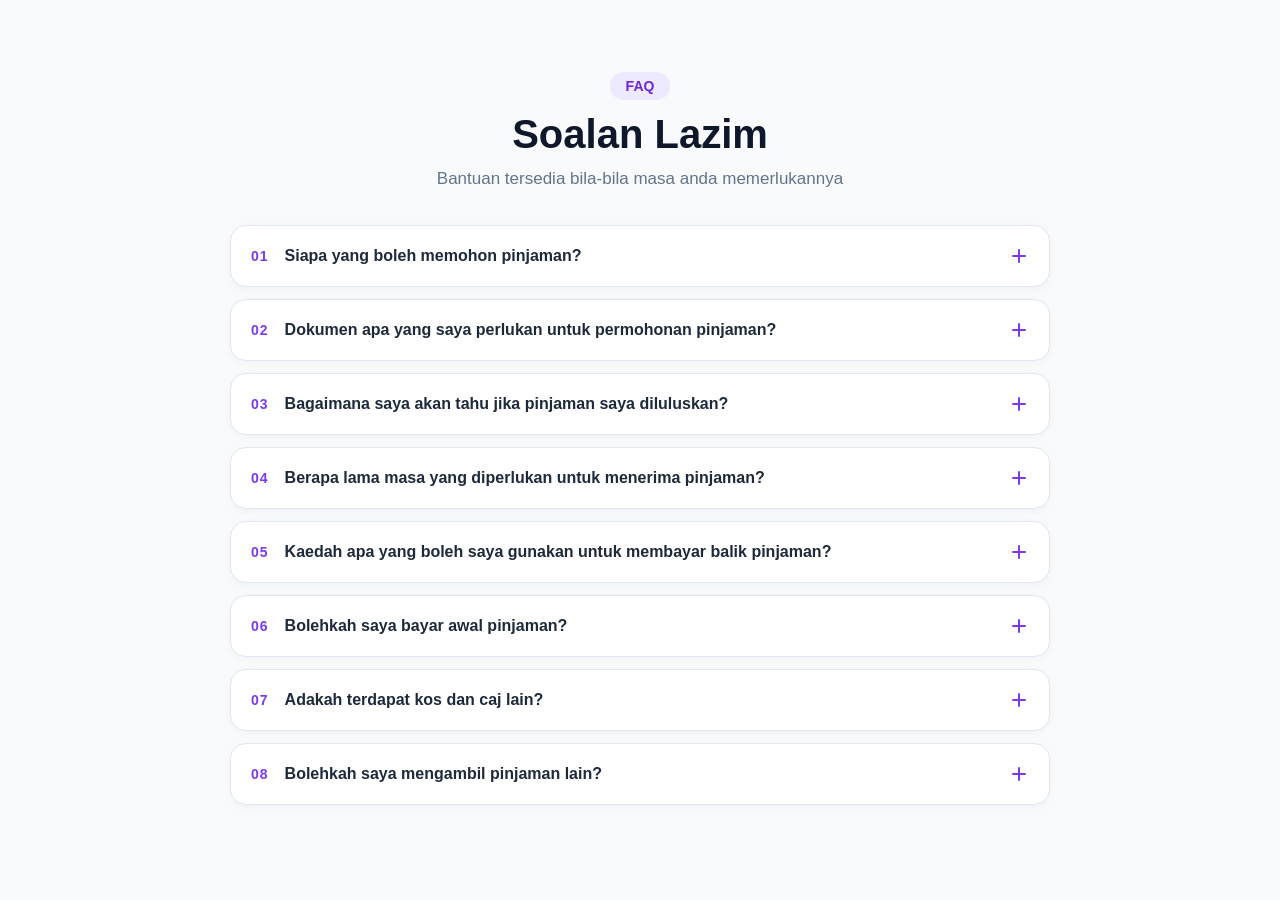
<file: faq/index.html>
<!doctype html>
<html lang="ms">
<head>
  <meta charset="utf-8">
  <meta name="viewport" content="width=device-width, initial-scale=1">
  <meta name="description" content="Soalan lazim mengenai permohonan, pembayaran dan pinjaman R Cash.">
  <title>Soalan Lazim | R Cash</title>
  <link rel="canonical" href="https://www.rcash.my/faq/">
  <link rel="stylesheet" href="/css/faq.css">
</head>
<body>
  <main>
    <section class="rcash-faq" aria-labelledby="faq-title">
      <div class="rcash-faq__inner">
        <header class="rcash-faq__header">
          <span class="rcash-faq__label">FAQ</span>
          <h1 id="faq-title">Soalan Lazim</h1>
          <p>Bantuan tersedia bila-bila masa anda memerlukannya</p>
        </header>
        <div class="rcash-faq__list">
          <details class="rcash-faq__item">
            <summary><span class="rcash-faq__number">01</span><span class="rcash-faq__question">Siapa yang boleh memohon pinjaman?</span><span class="rcash-faq__icon" aria-hidden="true"></span></summary>
            <div class="rcash-faq__answer"><p>R Cash menawarkan perkhidmatan pinjaman kepada pelanggan yang memenuhi kriteria berikut:</p><ul><li>Pemohon mestilah berumur antara 20 dan 60 tahun.</li><li>Pemohon sepatutnya sedang bekerja.</li><li>Pemohon mesti mempunyai alamat kediaman yang sah di Malaysia.</li></ul><p>Kriteria ini memastikan perkhidmatan pinjaman diberikan kepada individu yang memenuhi keperluan yang ditetapkan.</p></div>
          </details>
          <details class="rcash-faq__item">
            <summary><span class="rcash-faq__number">02</span><span class="rcash-faq__question">Dokumen apa yang saya perlukan untuk permohonan pinjaman?</span><span class="rcash-faq__icon" aria-hidden="true"></span></summary>
            <div class="rcash-faq__answer"><p>Untuk melengkapkan permohonan, sediakan MyKad (NRIC) atau dokumen pengenalan lain seperti yang ditetapkan oleh pemberi pinjam. Dokumen ini diperlukan untuk pengesahan identiti dan memastikan anda memenuhi kriteria kelayakan pinjaman.</p></div>
          </details>
          <details class="rcash-faq__item">
            <summary><span class="rcash-faq__number">03</span><span class="rcash-faq__question">Bagaimana saya akan tahu jika pinjaman saya diluluskan?</span><span class="rcash-faq__icon" aria-hidden="true"></span></summary>
            <div class="rcash-faq__answer"><p>Sebaik sahaja pinjaman peribadi anda diluluskan, status akan dikemas kini di laman web kami. Log masuk ke akaun anda untuk melihat status terkini permohonan, maklumat dan arahan bagi langkah seterusnya sehingga dana diterima dalam akaun bank anda. Kami mengesyorkan anda menyemak akaun secara berkala.</p></div>
          </details>
          <details class="rcash-faq__item">
            <summary><span class="rcash-faq__number">04</span><span class="rcash-faq__question">Berapa lama masa yang diperlukan untuk menerima pinjaman?</span><span class="rcash-faq__icon" aria-hidden="true"></span></summary>
            <div class="rcash-faq__answer"><p>Sebaik sahaja pinjaman diluluskan, kami berhasrat memproses dan mengeluarkan dana dalam masa 24 jam. Status akan dikemas kini di laman web selepas wang berjaya dipindahkan ke akaun bank peribadi anda. Sila log masuk untuk menyemak kemas kini terkini.</p></div>
          </details>
          <details class="rcash-faq__item">
            <summary><span class="rcash-faq__number">05</span><span class="rcash-faq__question">Kaedah apa yang boleh saya gunakan untuk membayar balik pinjaman?</span><span class="rcash-faq__icon" aria-hidden="true"></span></summary>
            <div class="rcash-faq__answer"><p>Anda boleh memilih kaedah pembayaran yang paling sesuai:</p><ul><li>Pemindahan perbankan dalam talian</li><li>Pembayaran e-dompet seperti Touch 'n Go atau GrabPay</li><li>Pemindahan DuitNow</li><li>Deposit di kaunter bank</li></ul></div>
          </details>
          <details class="rcash-faq__item">
            <summary><span class="rcash-faq__number">06</span><span class="rcash-faq__question">Bolehkah saya bayar awal pinjaman?</span><span class="rcash-faq__icon" aria-hidden="true"></span></summary>
            <div class="rcash-faq__answer"><p>Ya. Anda boleh membayar pinjaman lebih awal tanpa penalti atau caj tambahan. Jika anda mampu membayar sebelum tarikh matang yang dijadualkan, anda bebas berbuat demikian.</p></div>
          </details>
          <details class="rcash-faq__item">
            <summary><span class="rcash-faq__number">07</span><span class="rcash-faq__question">Adakah terdapat kos dan caj lain?</span><span class="rcash-faq__icon" aria-hidden="true"></span></summary>
            <div class="rcash-faq__answer"><p>Selain faedah dan sebarang caj pembayaran lewat, terdapat yuran berkanun tertentu:</p><ul><li><strong>Duti setem:</strong> Yuran kerajaan yang perlu dibayar atas perjanjian pinjaman. Jumlah tepat bergantung pada jumlah pinjaman dan peraturan semasa.</li><li><strong>Kos undang-undang:</strong> Dalam sesetengah kes, kos mungkin dikenakan semasa proses permohonan atau sekiranya berlaku kegagalan.</li></ul></div>
          </details>
          <details class="rcash-faq__item">
            <summary><span class="rcash-faq__number">08</span><span class="rcash-faq__question">Bolehkah saya mengambil pinjaman lain?</span><span class="rcash-faq__icon" aria-hidden="true"></span></summary>
            <div class="rcash-faq__answer"><p>Ya. Anda boleh memohon semula dengan mudah melalui laman web kami. Jika anda mempunyai sejarah pembayaran yang baik di R Cash, gunakan sistem permohonan dalam talian kami sekali lagi. Kami berharap dapat membantu keperluan kewangan anda.</p></div>
          </details>
        </div>
      </div>
    </section>
  </main>
  <script>
    // Same-origin embedded view: keep iframe height in sync with expanded FAQs.
    (() => {
      if (window.parent === window) return;
      const reportHeight = () => {
        const height = Math.ceil(document.documentElement.scrollHeight);
        window.parent.postMessage({ type: 'rcash:faq-height', height }, location.origin);
      };
      if ('ResizeObserver' in window) new ResizeObserver(reportHeight).observe(document.body);
      window.addEventListener('load', reportHeight);
      document.querySelectorAll('details').forEach(item => item.addEventListener('toggle', () => {
        reportHeight();
        setTimeout(reportHeight, 250);
      }));
      reportHeight();
    })();
  </script>
</body>
</html>
</file>
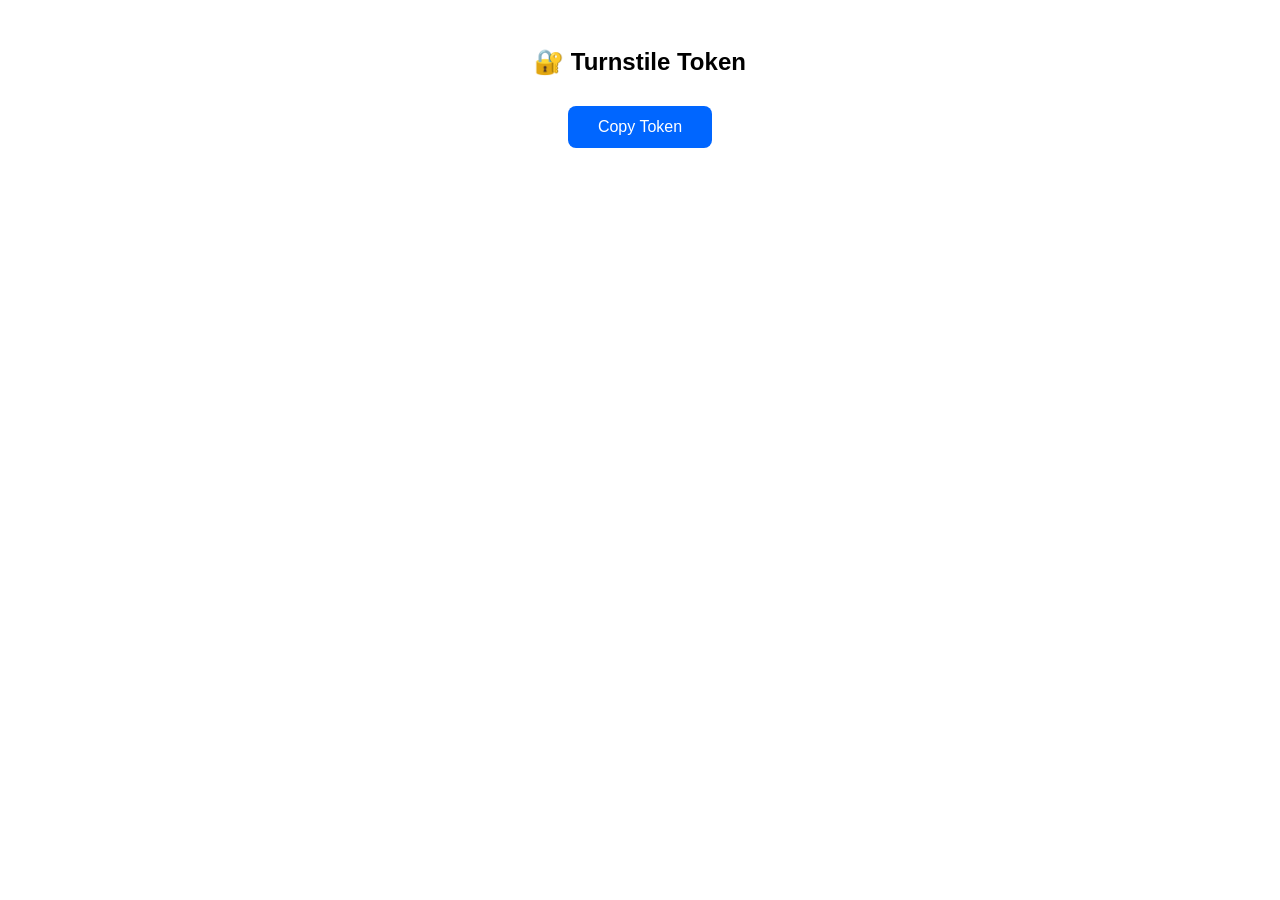
<file: token.html>
<!DOCTYPE html>
<html><head><meta charset="utf-8"><meta name="viewport" content="width=device-width,initial-scale=1.0"><title>Turnstile Token</title></head>
<body style="font-family:sans-serif;padding:20px;text-align:center">
<h2>🔐 Turnstile Token</h2>
<div class="cf-turnstile" data-sitekey="SITE_KEY_ANDA"></div>
<p id="t" style="word-break:break-all;font-size:12px;margin-top:20px"></p>
<button onclick="copy()" style="padding:12px 30px;background:#0066FF;color:#fff;border:none;border-radius:8px;font-size:16px;margin-top:10px">Copy Token</button>
<script src="https://challenges.cloudflare.com/turnstile/v0/api.js?onload=cb" async defer></script>
<script>
function cb(){turnstile.render('.cf-turnstile',{sitekey:'0x4AAAAAAF431S6KY7NtZaKX',callback:function(t){document.getElementById('t').textContent=t}})}
function copy(){navigator.clipboard.writeText(document.getElementById('t').textContent);alert('Token dicopy! Sah 5 minit.')}
</script>
</body></html>
</file>
<file: css/faq.css>
:root{color-scheme:light;font-family:Arial,Helvetica,sans-serif;color:#1e293b;background:#f8fafc}
*{box-sizing:border-box}
body{margin:0;min-width:320px}
.rcash-faq{padding:72px 20px;background:#f8fafc}
.rcash-faq__inner{max-width:820px;margin:0 auto}
.rcash-faq__header{margin-bottom:36px;text-align:center}
.rcash-faq__label{display:inline-block;margin-bottom:12px;padding:6px 16px;border-radius:999px;background:#ede9fe;color:#6d28d9;font-size:14px;font-weight:700}
.rcash-faq__header h1{margin:0;color:#0f172a;font-size:clamp(30px,5vw,40px)}
.rcash-faq__header p{margin:12px 0 0;color:#64748b;font-size:17px}
.rcash-faq__list{display:grid;gap:12px}
.rcash-faq__item{padding:20px;border:1px solid #e2e8f0;border-radius:16px;background:#fff;box-shadow:0 2px 8px rgba(15,23,42,.04);transition:border-color .2s ease,box-shadow .2s ease}
.rcash-faq__item:hover,.rcash-faq__item[open]{border-color:#c4b5fd;box-shadow:0 4px 14px rgba(76,29,149,.08)}
.rcash-faq__item summary{display:flex;align-items:center;gap:16px;color:#1e293b;font-weight:700;cursor:pointer;list-style:none}
.rcash-faq__item summary:focus-visible{outline:2px solid #7c3aed;outline-offset:5px;border-radius:4px}
.rcash-faq__item summary::-webkit-details-marker{display:none}
.rcash-faq__number{flex:0 0 auto;color:#7c3aed;font-size:14px;letter-spacing:1px}
.rcash-faq__question{flex:1}
.rcash-faq__icon{position:relative;width:20px;height:20px;flex:0 0 auto}
.rcash-faq__icon::before,.rcash-faq__icon::after{position:absolute;top:9px;left:3px;width:14px;height:2px;border-radius:2px;background:#7c3aed;content:""}
.rcash-faq__icon::after{transform:rotate(90deg);transition:transform .2s ease}
.rcash-faq__item[open] .rcash-faq__icon::after{transform:rotate(0)}
.rcash-faq__answer{margin:16px 0 0 34px;color:#475569;font-size:16px;line-height:1.8}
.rcash-faq__answer p{margin:0 0 12px}
.rcash-faq__answer p:last-child{margin-bottom:0}
.rcash-faq__answer ul{margin:8px 0 12px;padding-left:22px}
.rcash-faq__answer li{margin:4px 0}
@media(max-width:600px){.rcash-faq{padding:52px 16px}.rcash-faq__item{padding:16px}.rcash-faq__item summary{gap:10px;font-size:15px}.rcash-faq__answer{margin-left:0;font-size:15px}}
@media(prefers-reduced-motion:reduce){.rcash-faq__icon::after{transition:none}}
</file>
